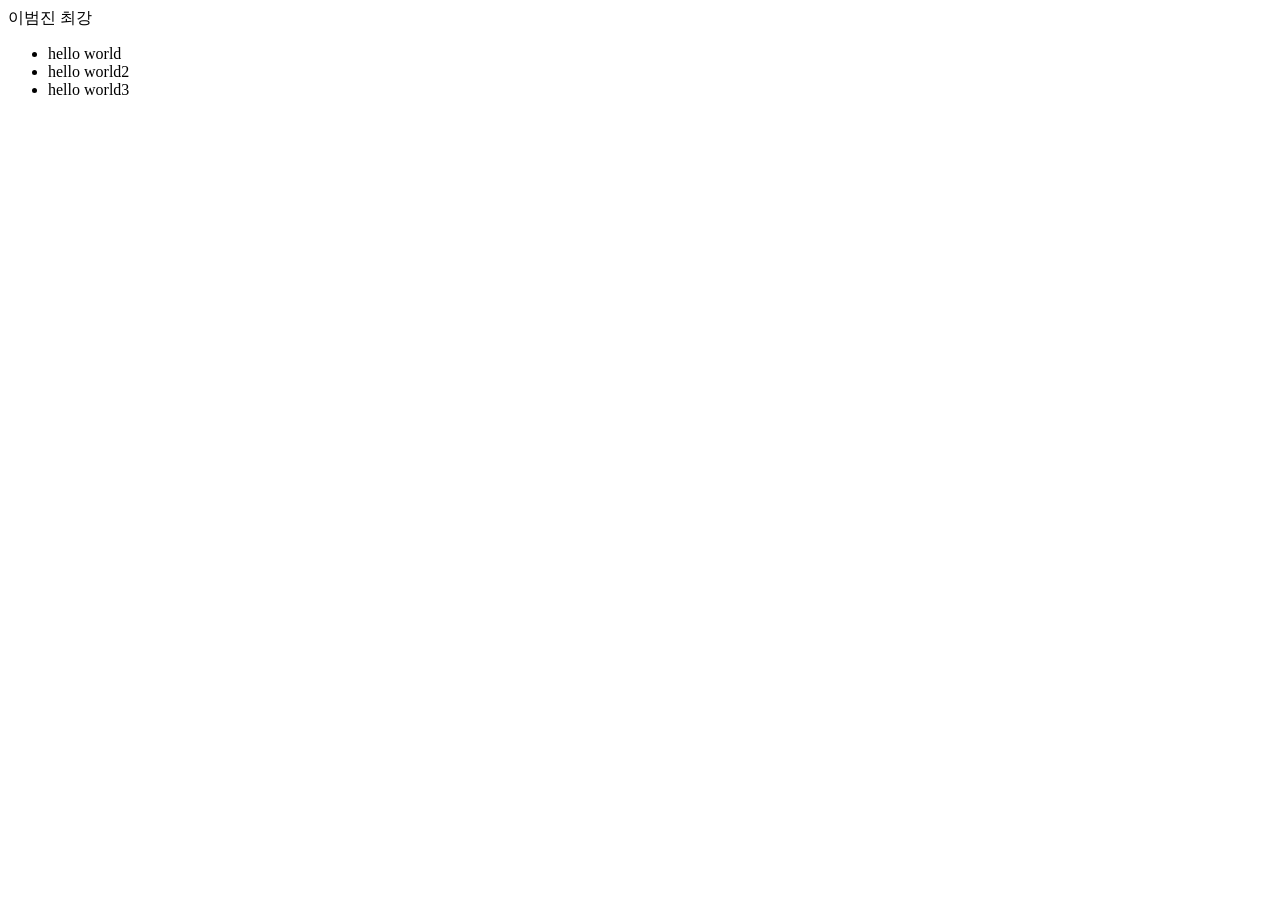
<file: 1week/index.html>
<!DOCTYPE html>
<html lang="en">
<head>
    <meta charset="UTF-8">
    <meta name="viewport" content="width=device-width, initial-scale=1.0">
    <title>Beom</title>
</head>
<body>
	<h>이범진 최강</h>
    <ul>
        <li>hello world</li>
        <li>hello world2</li>
        <li>hello world3</li>
    </ul>
</body>
</html>
</file>
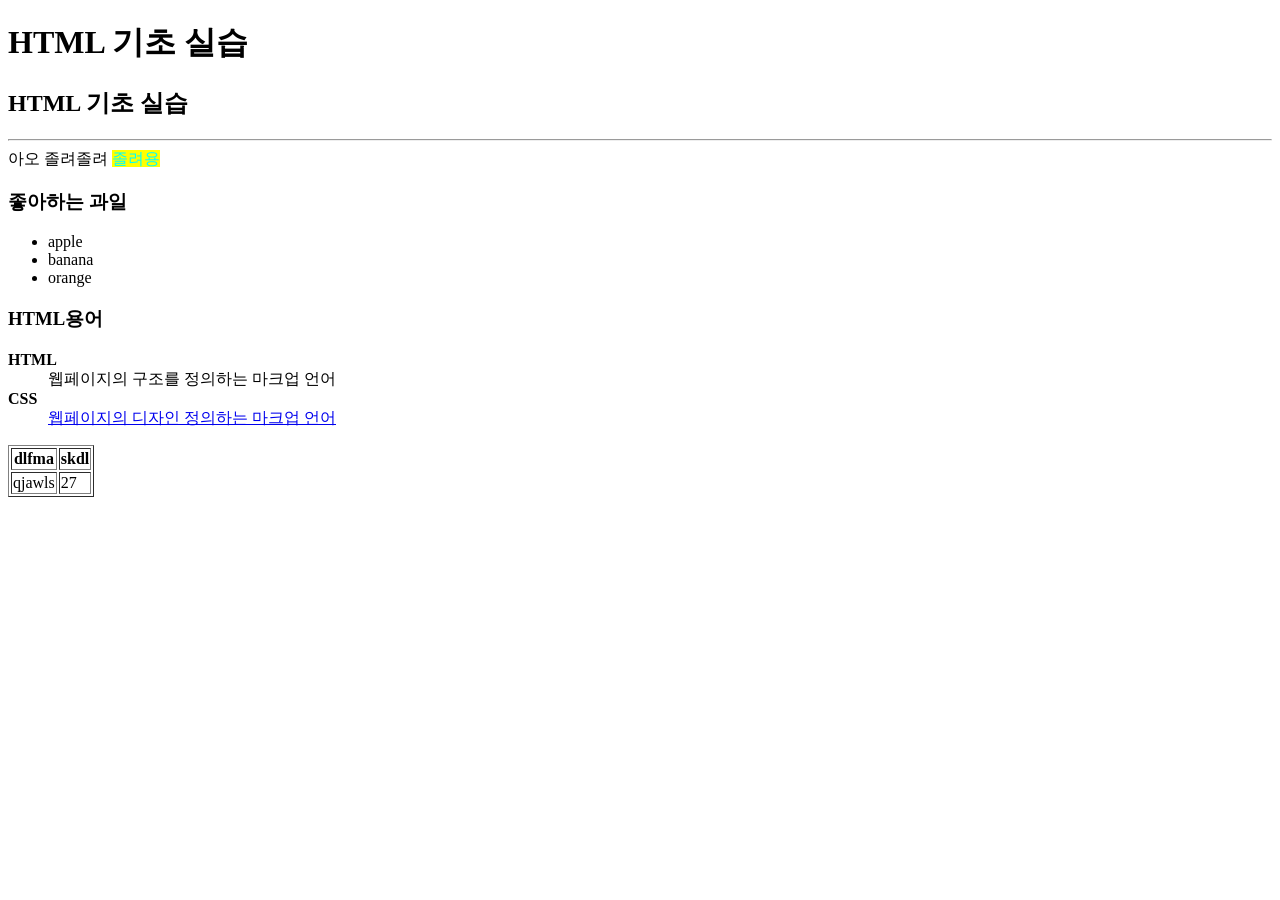
<file: 1week/1week.html>
<!DOCTYPE html>
<html lang="en">
<head>
    <meta charset="UTF-8">
    <meta name="viewport" content="width=device-width, initial-scale=1.0">
    <title>week1</title>
</head>
<body>
    <h1>HTML 기초 실습</h1>
    <h2>HTML 기초 실습</h2>
    <hr>
    아오 졸려졸려 <span style="color: aqua; background-color: yellow;" >졸려용</span>
    <h3>좋아하는 과일</h3>
    <ul>
        <li>apple</li>
        <li>banana</li>
        <li>orange</li>
    </ul>

    <h3>HTML용어</h3>
    <dl>
    <dt><b>HTML</b></dt>
    <dd>웹페이지의 구조를 정의하는 마크업 언어</dd>
    <dt><b>CSS</b></dt>
    <dd><a href= "/">웹페이지의 디자인 정의하는 마크업 언어</a></dd>
    </dl>
    <table border="1">
        <thead>
            <tr>
                <th>dlfma</th>
                <th>skdl</th>
            </tr>
        </thead>
        <tbody>
            <tr>
                <td>qjawls</td>
                <td>27</td>
            </tr>
        </tbody>
    </table>
        


</body>
</html>
</file>
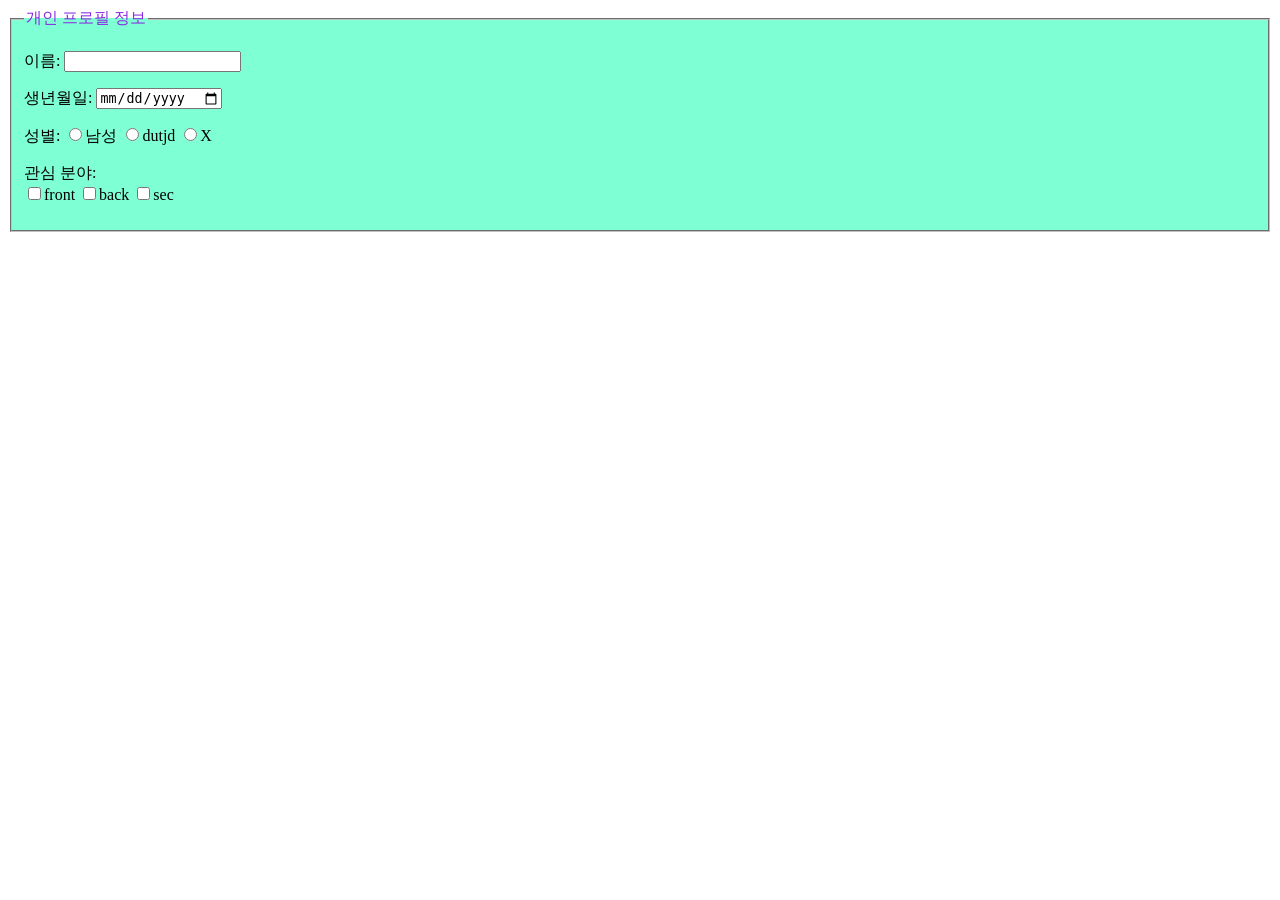
<file: 1week/btpr.html>
<!DOCTYPE html>
<html lang="en">
<head>
    <meta charset="UTF-8">
    <meta name="viewport" content="width=device-width, initial-scale=1.0">
    <link rel="stylesheet" href="btpr.css">
    <title>button</title>
</head>
<body>
    <form>
        <fieldset>
            <legend id = "hed">개인 프로필 정보</legend>
            <p>
                <label for="userName">이름: </label>
                <input type="text" id="userName" name="userName" required>
            </p>
            <p>
                <label for="userBirth">생년월일: </label>
                <input type="date" id="userBirth" name="userBirth">
            </p>
            <P>
                성별:
                <label> <input type="radio" name="gender" value="male">남성</label>
                <label><input type="radio" name="gender" value="female">dutjd</label>
                <label><input type="radio" name="gender" value="none">X</label>
            </P>
            <p>
                관심 분야:<br>
                <label><input type="checkbox" name="interest" value="frontend">front</label>
                <label><input type="checkbox" name="interest" value="backend">back</label>
                <label><input type="checkbox" name="interest" value="secure">sec</label>

                <!-- <label><input type="checkbox" name="interest" value="secure">sec</label> -->

            </p>
        </fieldset>
    </form>
</body>
</html>
</file>
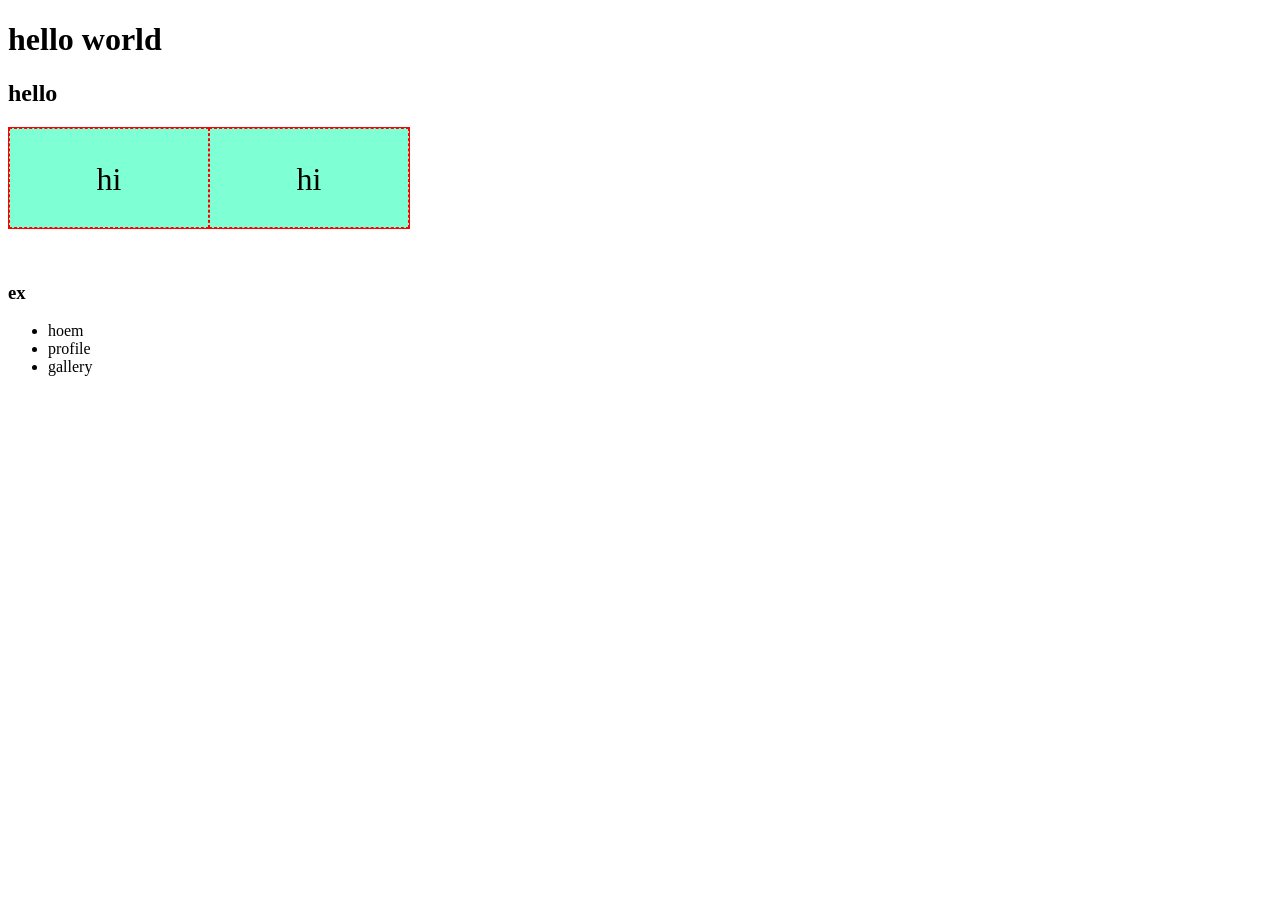
<file: 1week/ex01.html>
<!DOCTYPE html>
<html lang="en">
<head>
    <meta charset="UTF-8">
    <meta name="viewport" content="width=device-width, initial-scale=1.0">
    <title>Document</title>
    <style>
        .nav{background-color: aquamarine;
        border: 1px solid red;
        list-style: none;
        padding: 0;
        width: fit-content;
        /* height: 40px; */
        overflow: hidden;
            li{border: 1px dashed red;
                padding: 0px;
                margin: 0;
                width: 200px;
                height: 100px;
                font-size: 24pt;
                text-align: center;
                line-height: 100px;
                float: left;
        box-sizing: border-box;}
            
        }
        .nav li:hover{background-color: aqua;}
        
    </style>
</head>
<body>
    <h1>hello world</h1>
    <h2>hello</h2>
    <ul class="nav">
        <li>hi</li>
        <li>hi</li>
    </ul>
    <br>
    <h3>ex</h3>
    <ul>
        <li>hoem</li>
        <li>profile</li>
        <li>gallery</li>
    </ul>
</body>
</html>
</file>
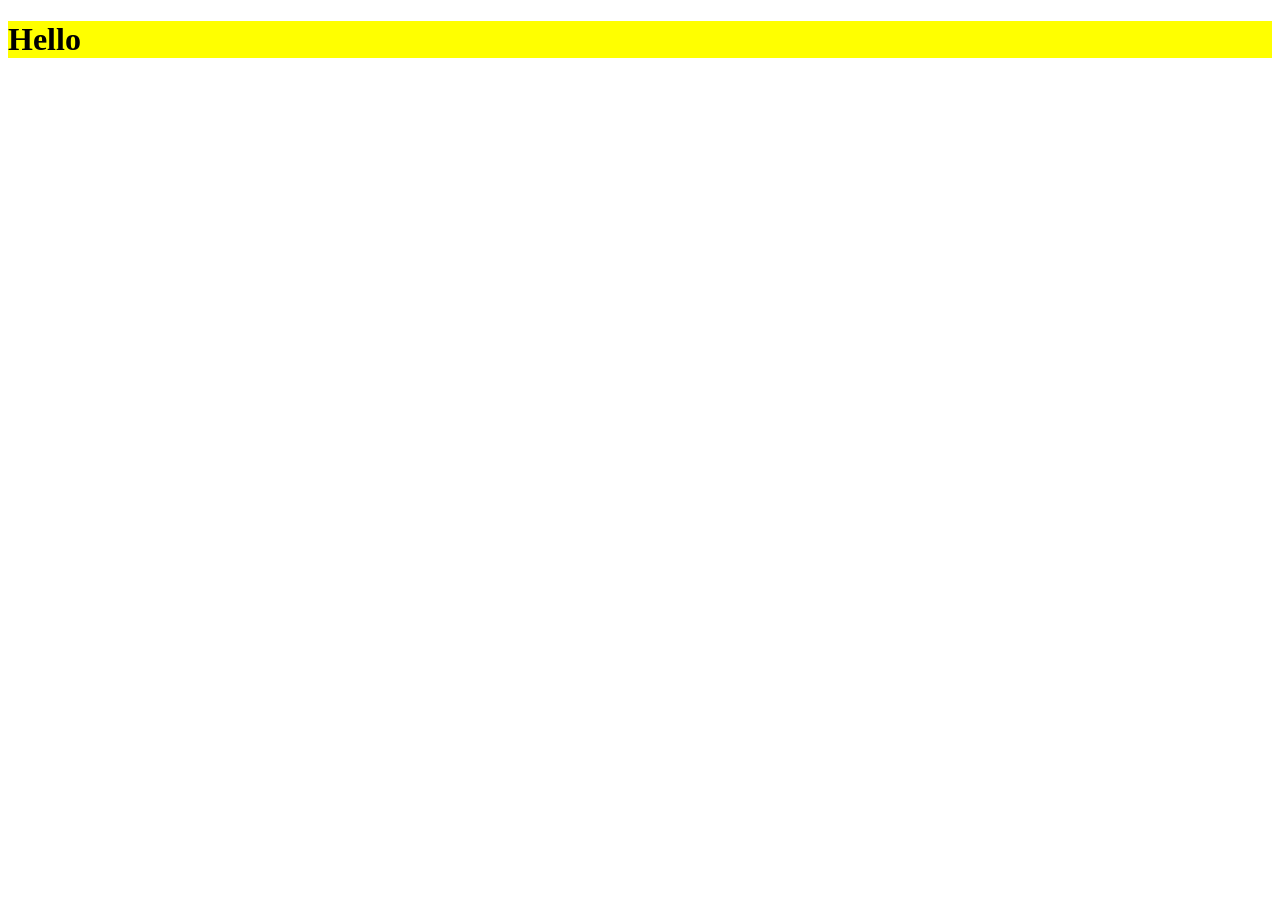
<file: 1week/ex02.html>
<!DOCTYPE html>
<html lang="en">
<head>
    <meta charset="UTF-8">
    <meta name="viewport" content="width=device-width, initial-scale=1.0">
    <title>Document</title>
</head>
<body>
    <h1 id="heading1">Hello</h1>

    <script>
        // DOM : 파일의 글자를 객체로 변환. 
        var heading1 = document.getElementById("heading1");
        console.dir(heading1);
        heading1.style.backgroundColor="yellow";
    </script>

</body>
</html>
</file>
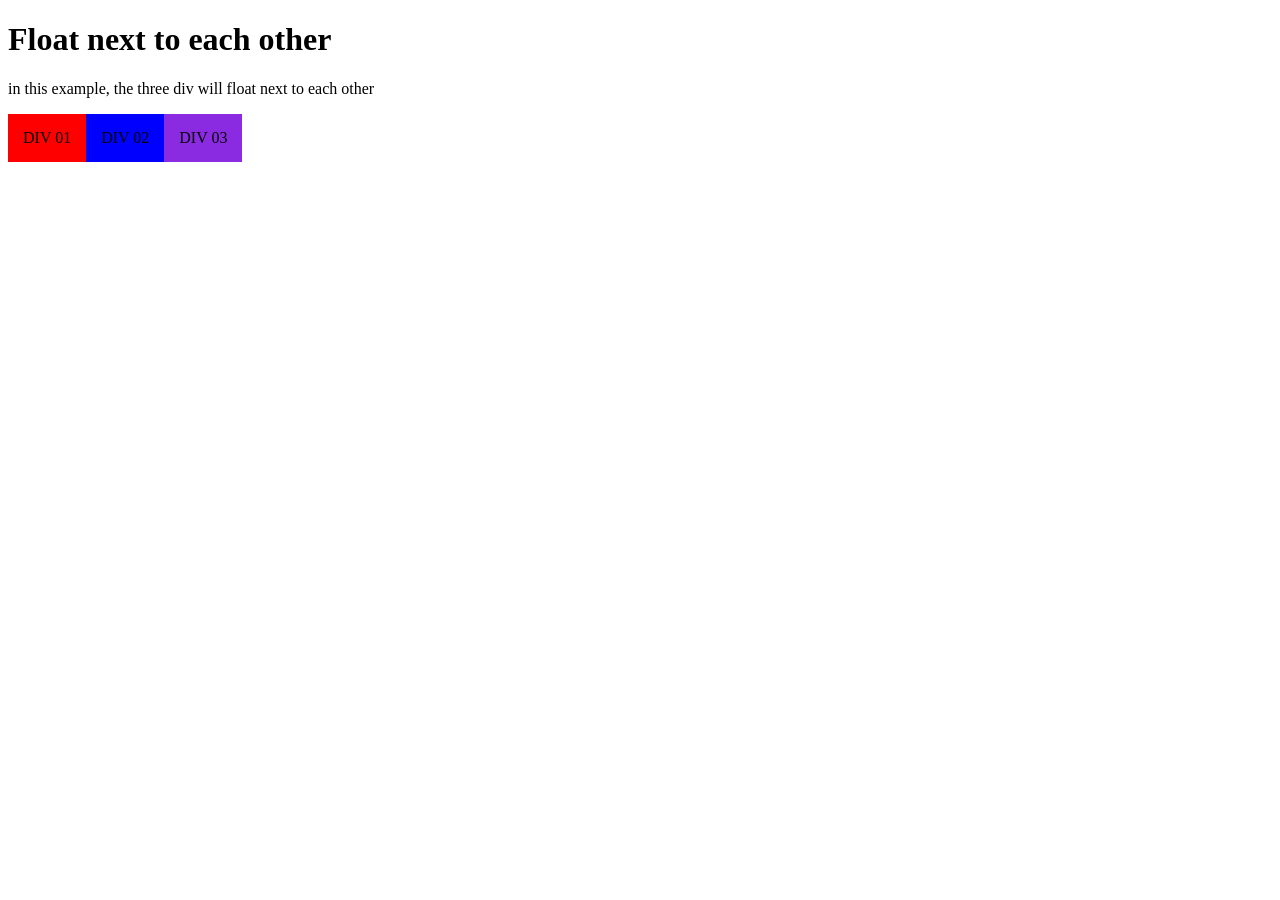
<file: 1week/fl.html>
<!DOCTYPE html>
<html lang="en">
<head>
    <meta charset="UTF-8">
    <meta name="viewport" content="width=device-width, initial-scale=1.0">
    <title>Document</title>
    <style>
        div{float: left; padding: 15px;}
        .div1{
            background: red;
        }
        .div2{
            background: blue;
        }
        .div3{
            background: blueviolet;
        }
        
    </style>
</head>
<body>
    <h1>Float next to each other</h1>
    <p>in this example, the three div will float next to each other</p>
<div class="div1"> DIV 01</div>
<div class="div2">DIV 02</div>
<div class="div3">DIV 03</div>
</body>
</html>
</file>
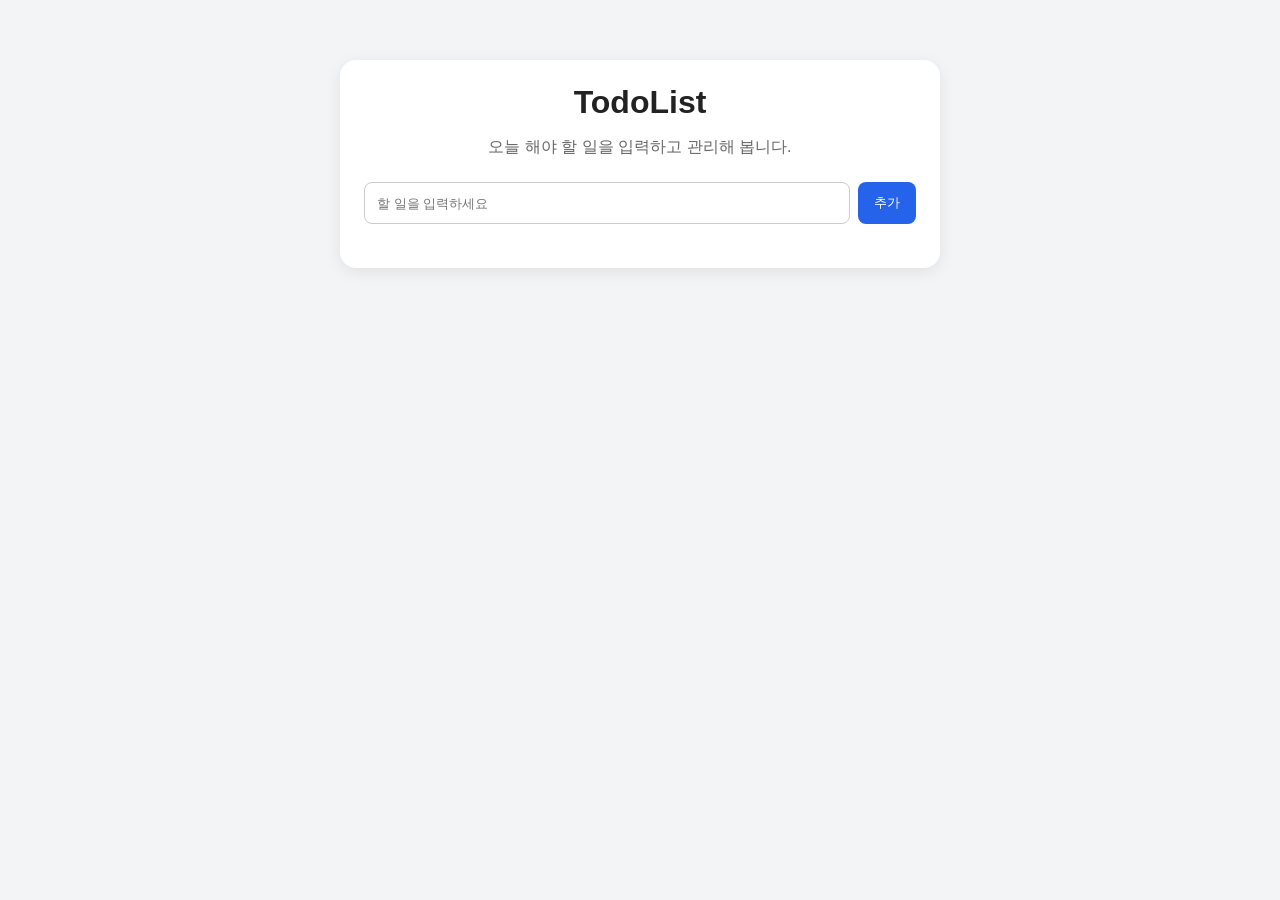
<file: 1week/todo.html>
<!DOCTYPE html>
<html lang="ko">
<head>
  <meta charset="UTF-8">
  <meta name="viewport" content="width=device-width, initial-scale=1.0">
  <title>TodoList 실습</title>

  <!-- CSS 파일 연결 -->
  <link rel="stylesheet" href="todo.css">

  <!-- JavaScript 파일 연결 -->
  <!-- defer는 HTML을 먼저 읽은 뒤 JavaScript를 실행하게 한다. -->
  <script src="app.js" defer></script>
</head>
<body>
  <main class="container">
    <h1>TodoList</h1>
    <p class="description">오늘 해야 할 일을 입력하고 관리해 봅니다.</p>

    <!-- 할 일 입력 폼 -->
    <form id="todoForm" class="todo-form">
      <input
        type="text"
        id="todoInput"
        placeholder="할 일을 입력하세요"
        autocomplete="off"
      >
      <button type="submit">추가</button>
    </form>

    <!-- 할 일 목록이 출력될 영역 -->
    <ul id="todoList" class="todo-list"></ul>
  </main>
</body>
</html>
</file>
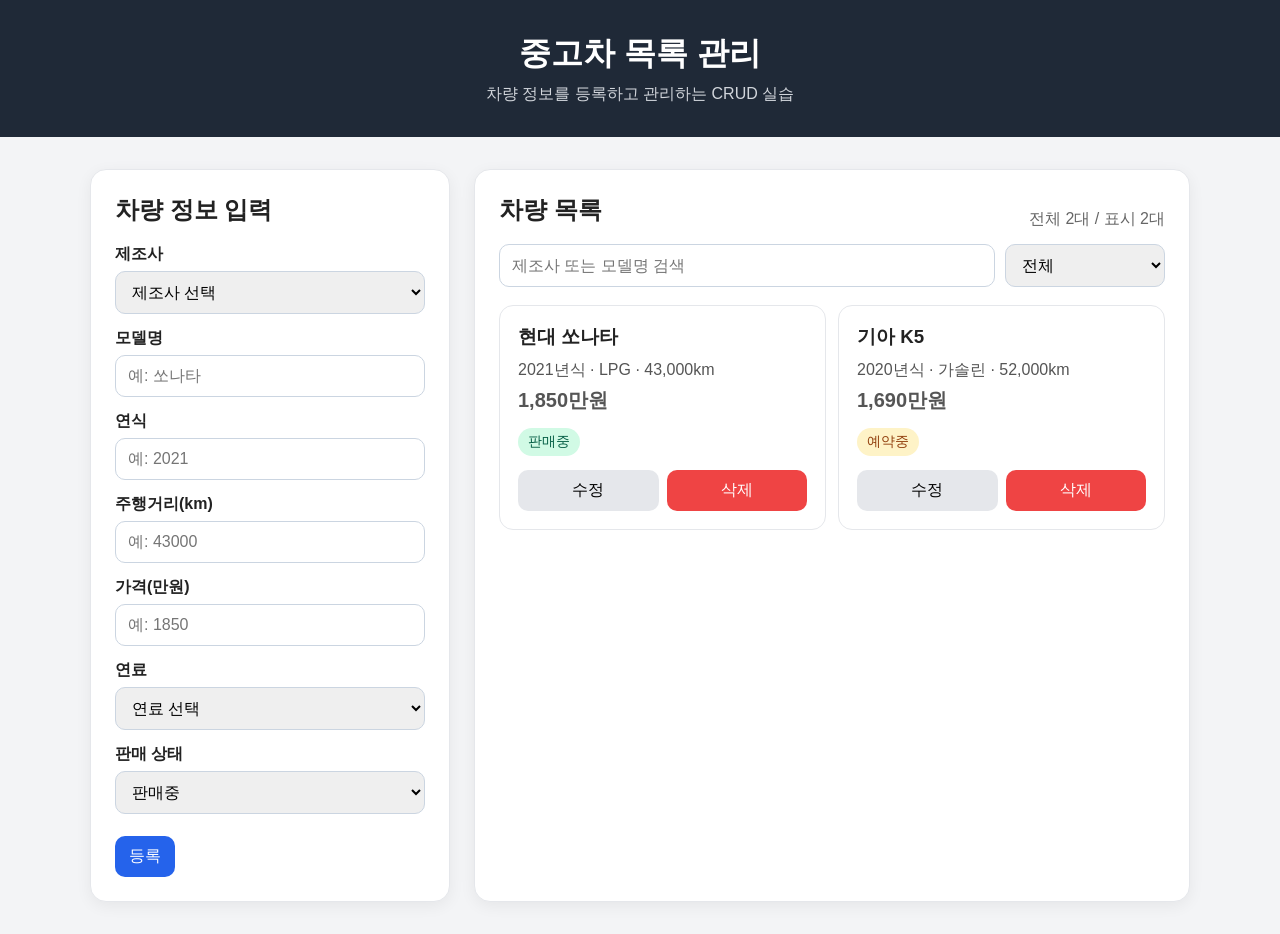
<file: 1week/car/car.html>
<!DOCTYPE html>
<html lang="ko">
<head>
  <meta charset="UTF-8">
  <meta name="viewport" content="width=device-width, initial-scale=1.0">
  <title>중고차 목록 관리</title>
  <link rel="stylesheet" href="car.css">
  <script src="car.js" defer></script>
</head>
<body>
  <header class="page-header">
    <h1>중고차 목록 관리</h1>
    <p>차량 정보를 등록하고 관리하는 CRUD 실습</p>
  </header>

  <main class="container">
    <section class="form-card">
      <h2>차량 정보 입력</h2>

      <form id="carForm" class="car-form">
        <div class="form-row">
          <label for="makerInput">제조사</label>
          <select id="makerInput">
            <option value="">제조사 선택</option>
            <option value="현대">현대</option>
            <option value="기아">기아</option>
            <option value="제네시스">제네시스</option>
            <option value="쉐보레">쉐보레</option>
            <option value="르노">르노</option>
          </select>
        </div>

        <div class="form-row">
          <label for="modelInput">모델명</label>
          <input type="text" id="modelInput" placeholder="예: 쏘나타">
        </div>

        <div class="form-row">
          <label for="yearInput">연식</label>
          <input type="number" id="yearInput" placeholder="예: 2021">
        </div>

        <div class="form-row">
          <label for="mileageInput">주행거리(km)</label>
          <input type="number" id="mileageInput" placeholder="예: 43000">
        </div>

        <div class="form-row">
          <label for="priceInput">가격(만원)</label>
          <input type="number" id="priceInput" placeholder="예: 1850">
        </div>

        <div class="form-row">
          <label for="fuelInput">연료</label>
          <select id="fuelInput">
            <option value="">연료 선택</option>
            <option value="가솔린">가솔린</option>
            <option value="디젤">디젤</option>
            <option value="LPG">LPG</option>
            <option value="하이브리드">하이브리드</option>
            <option value="전기">전기</option>
          </select>
        </div>

        <div class="form-row">
          <label for="statusInput">판매 상태</label>
          <select id="statusInput">
            <option value="판매중">판매중</option>
            <option value="예약중">예약중</option>
            <option value="판매완료">판매완료</option>
          </select>
        </div>

        <div class="button-area">
          <button type="submit" id="submitButton">등록</button>
          <button type="button" id="cancelEditButton" hidden>수정 취소</button>
        </div>
      </form>
    </section>

    <section class="list-card">
      <div class="list-header">
        <h2>차량 목록</h2>
        <p id="countText">전체 0대 / 표시 0대</p>
      </div>

      <div class="search-area">
        <input type="text" id="searchInput" placeholder="제조사 또는 모델명 검색">

        <select id="statusFilter">
          <option value="전체">전체</option>
          <option value="판매중">판매중</option>
          <option value="예약중">예약중</option>
          <option value="판매완료">판매완료</option>
        </select>
      </div>

      <p id="emptyMessage" class="empty-message">등록된 차량이 없습니다.</p>

      <div id="carList" class="car-list"></div>
    </section>
  </main>
</body>
</html>
</file>
<file: 1week/btpr.css>
#hed{
    color: blueviolet;
}
fieldset{
    background-color: aquamarine;
}
</file>
<file: 1week/todo.css>
/* 모든 요소의 크기 계산 방식을 통일한다. */
* {
  box-sizing: border-box;
}

body {
  margin: 0;
  font-family: Arial, "맑은 고딕", sans-serif;
  background-color: #f3f4f6;
  color: #222;
}

/* 전체 앱 영역 */
.container {
  width: 90%;
  max-width: 600px;
  margin: 60px auto;
  padding: 24px;
  background-color: white;
  border-radius: 16px;
  box-shadow: 0 4px 16px rgba(0, 0, 0, 0.08);
}

h1 {
  margin: 0;
  text-align: center;
}

.description {
  text-align: center;
  color: #666;
}

/* 입력 폼 */
.todo-form {
  display: flex;
  gap: 8px;
  margin-top: 24px;
}

.todo-form input {
  flex: 1;
  padding: 12px;
  border: 1px solid #ccc;
  border-radius: 8px;
}

.todo-form button {
  padding: 12px 16px;
  border: none;
  border-radius: 8px;
  color: white;
  background-color: #2563eb;
  cursor: pointer;
}

/* 할 일 목록 */
.todo-list {
  padding: 0;
  margin-top: 20px;
  list-style: none;
}

/* 할 일 1개 항목 */
.todo-item {
  display: flex;
  justify-content: space-between;
  align-items: center;
  gap: 12px;

  margin-bottom: 10px;
  padding: 12px;

  border: 1px solid #ddd;
  border-radius: 10px;
  background-color: #ffffff;
}

/* 완료된 할 일 */
.todo-item.done span {
  color: #999;
  text-decoration: line-through;
}

/* 완료, 삭제 버튼 영역 */
.todo-actions {
  display: flex;
  gap: 6px;
}

.todo-actions button {
  padding: 6px 10px;
  border: none;
  border-radius: 6px;
  cursor: pointer;
}

.done-button {
  background-color: #e5e7eb;
}

.delete-button {
  color: white;
  background-color: #ef4444;
}
</file>
<file: 1week/car/car.css>
* {
  box-sizing: border-box;
}

body {
  margin: 0;
  font-family: Arial, "맑은 고딕", sans-serif;
  color: #222;
  background-color: #f3f4f6;
}

.page-header {
  padding: 32px 20px;
  text-align: center;
  color: white;
  background-color: #1f2937;
}

.page-header h1 {
  margin: 0 0 8px;
}

.page-header p {
  margin: 0;
  color: #d1d5db;
}

.container {
  width: min(1100px, 92%);
  margin: 32px auto;

  /* 입력 영역과 목록 영역을 2열로 배치한다. */
  display: grid;
  grid-template-columns: 360px 1fr;
  gap: 24px;
}

.form-card,
.list-card {
  padding: 24px;
  background-color: white;
  border: 1px solid #e5e7eb;
  border-radius: 16px;
  box-shadow: 0 4px 16px rgba(0, 0, 0, 0.06);
}

.form-card h2,
.list-card h2 {
  margin: 0 0 18px;
}

.car-form {
  display: grid;
  gap: 14px;
}

.form-row {
  display: grid;
  gap: 6px;
}

.form-row label {
  font-weight: 700;
}

input,
select,
button {
  font: inherit;
}

input,
select {
  width: 100%;
  padding: 11px 12px;
  border: 1px solid #cbd5e1;
  border-radius: 10px;
}

input:focus,
select:focus {
  outline: 3px solid #bfdbfe;
  border-color: #2563eb;
}

.button-area {
  display: flex;
  gap: 8px;
  margin-top: 8px;
}

button {
  padding: 10px 14px;
  border: none;
  border-radius: 10px;
  cursor: pointer;
}

#submitButton {
  color: white;
  background-color: #2563eb;
}

#cancelEditButton {
  background-color: #e5e7eb;
}

.list-header {
  display: flex;
  justify-content: space-between;
  align-items: center;
  gap: 12px;
}

#countText {
  margin: 0;
  color: #666;
}

.search-area {
  display: grid;
  grid-template-columns: 1fr 160px;
  gap: 10px;
  margin-bottom: 18px;
}

.car-list {
  display: grid;
  grid-template-columns: repeat(2, 1fr);
  gap: 12px;
}

.car-card {
  padding: 18px;
  border: 1px solid #e5e7eb;
  border-radius: 14px;
  background-color: white;
}

.car-card h3 {
  margin: 0 0 10px;
}

.car-card p {
  margin: 6px 0;
  color: #555;
}

.price {
  font-size: 20px;
  font-weight: 700;
  color: #111827;
}

.status-badge {
  display: inline-block;
  margin-top: 8px;
  padding: 5px 10px;
  border-radius: 999px;
  font-size: 14px;
}

.status-badge.selling {
  color: #065f46;
  background-color: #d1fae5;
}

.status-badge.reserved {
  color: #92400e;
  background-color: #fef3c7;
}

.status-badge.sold {
  color: #991b1b;
  background-color: #fee2e2;
}

.card-actions {
  display: flex;
  gap: 8px;
  margin-top: 14px;
}

.card-actions button {
  flex: 1;
  background-color: #e5e7eb;
}

.card-actions .delete-button {
  color: white;
  background-color: #ef4444;
}

.empty-message {
  padding: 32px;
  text-align: center;
  color: #6b7280;
  background-color: #f9fafb;
  border-radius: 12px;
}

/* 화면이 좁아지면 1열로 변경한다. */
@media (max-width: 800px) {
  .container {
    grid-template-columns: 1fr;
  }

  .car-list {
    grid-template-columns: 1fr;
  }

  .search-area {
    grid-template-columns: 1fr;
  }
}
</file>
